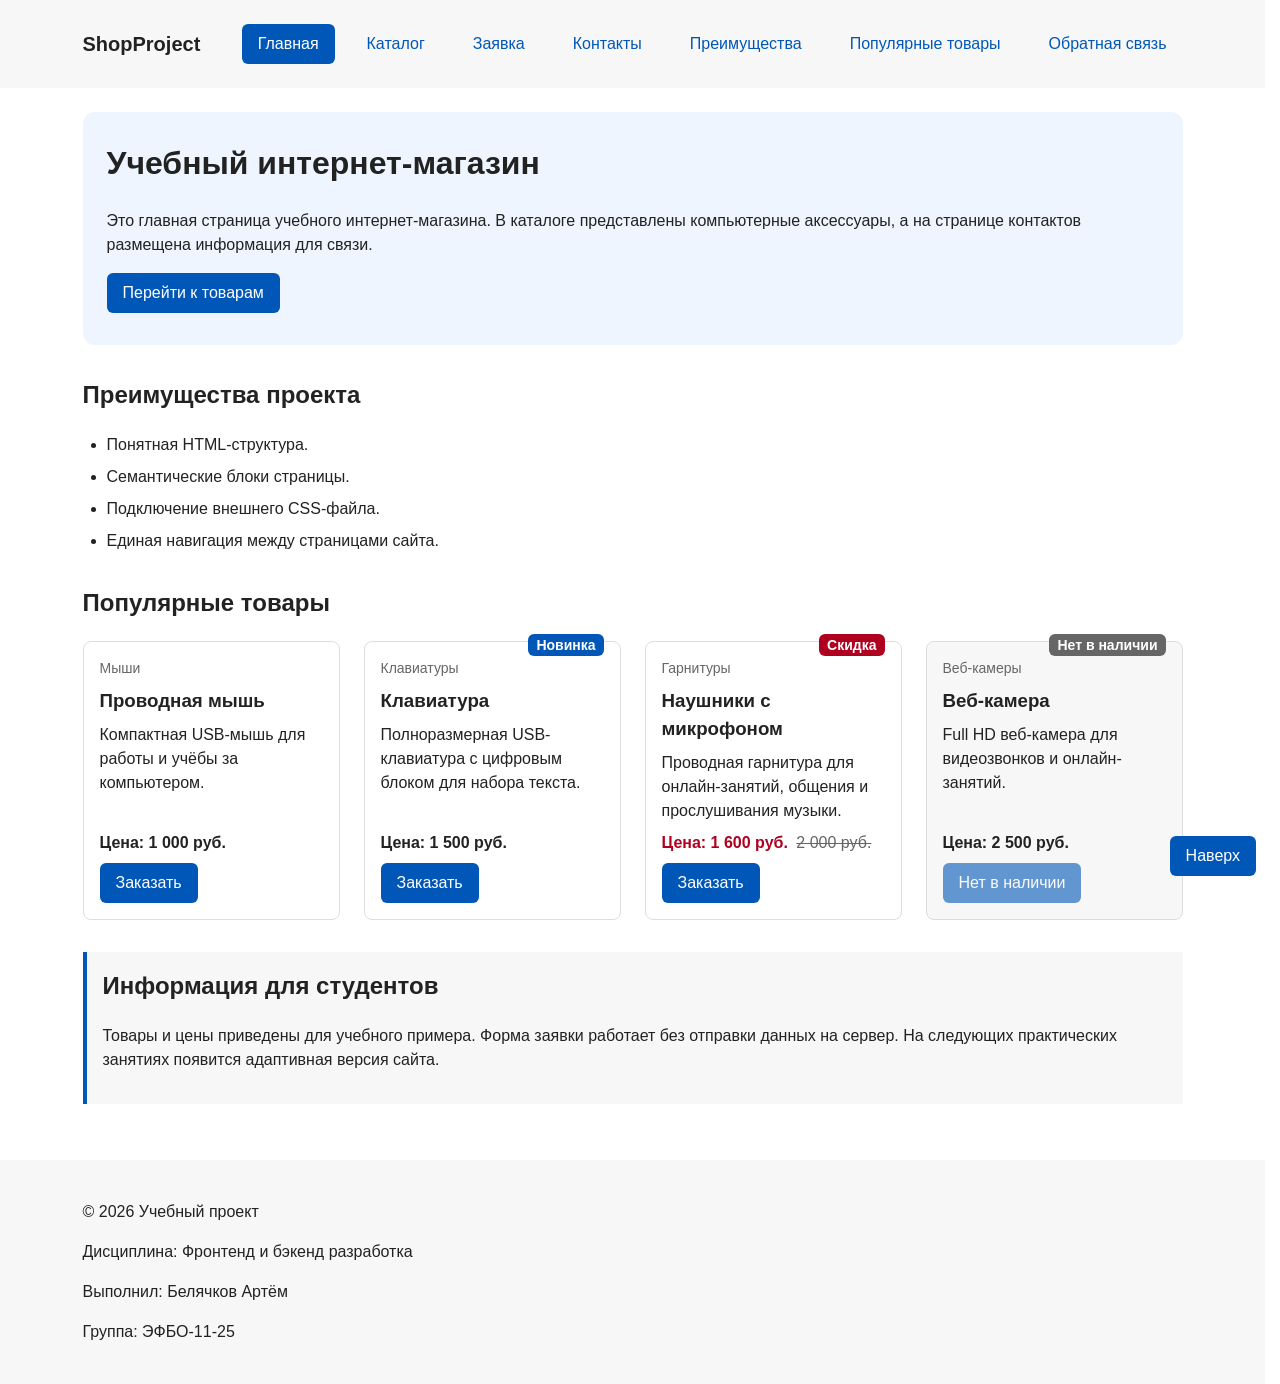
<file: index.html>
<!DOCTYPE html>
<html lang="ru">
<head>
  <meta charset="UTF-8">
  <meta name="viewport" content="width=device-width, initial-scale=1.0">
  <meta name="description" content="Учебный интернет-магазин ShopProject: популярные товары, преимущества проекта и форма заявки.">
  <title>ShopProject - Учебный интернет-магазин</title>
  <link rel="stylesheet" href="css/style.css">
  <script src="js/main.js" defer></script>
</head>
<body>
  <header class="site-header">
    <div class="site-header__inner">
      <a class="site-header__logo" href="index.html">ShopProject</a>

      <nav class="site-nav" aria-label="Основная навигация">
        <ul class="site-nav__list">
          <li class="site-nav__item"><a class="site-nav__link site-nav__link--active" href="index.html" aria-current="page">Главная</a></li>
          <li class="site-nav__item"><a class="site-nav__link" href="catalog.html">Каталог</a></li>
          <li class="site-nav__item"><a class="site-nav__link" href="order.html">Заявка</a></li>
          <li class="site-nav__item"><a class="site-nav__link" href="contacts.html">Контакты</a></li>
          <li class="site-nav__item"><a class="site-nav__link" href="index.html#advantages">Преимущества</a></li>
          <li class="site-nav__item"><a class="site-nav__link" href="index.html#popular">Популярные товары</a></li>
          <li class="site-nav__item"><a class="site-nav__link" href="index.html#contacts">Обратная связь</a></li>
        </ul>
      </nav>
    </div>
  </header>

  <main>
    <section class="hero">
      <h1 class="hero__title">Учебный интернет-магазин</h1>
      <p class="hero__text">
        Это главная страница учебного интернет-магазина.
        В каталоге представлены компьютерные аксессуары,
        а на странице контактов размещена информация для связи.
      </p>
      <a class="button button--primary" href="#popular">Перейти к товарам</a>
    </section>

    <section class="section" id="advantages">
      <h2 class="section__title">Преимущества проекта</h2>
      <ul class="advantages-list">
        <li class="advantages-list__item">Понятная HTML-структура.</li>
        <li class="advantages-list__item">Семантические блоки страницы.</li>
        <li class="advantages-list__item">Подключение внешнего CSS-файла.</li>
        <li class="advantages-list__item">Единая навигация между страницами сайта.</li>
      </ul>
    </section>

    <section class="section" id="popular">
      <h2 class="section__title">Популярные товары</h2>

      <div class="products-grid">
        <article class="product-card">
          <p class="product-card__category">Мыши</p>
          <h3 class="product-card__title"><a class="product-card__link" href="product-mouse.html">Проводная мышь</a></h3>
          <p class="product-card__description">Компактная USB-мышь для работы и учёбы за компьютером.</p>
          <p class="product-card__price">Цена: 1 000 руб.</p>
          <button class="button button--primary product-card__button" type="button" data-product="Проводная мышь">
            Заказать
          </button>
        </article>

        <article class="product-card product-card--new">
          <span class="product-card__badge">Новинка</span>
          <p class="product-card__category">Клавиатуры</p>
          <h3 class="product-card__title"><a class="product-card__link" href="product.html">Клавиатура</a></h3>
          <p class="product-card__description">Полноразмерная USB-клавиатура с цифровым блоком для набора текста.</p>
          <p class="product-card__price">Цена: 1 500 руб.</p>
          <button class="button button--primary product-card__button" type="button" data-product="Клавиатура">
            Заказать
          </button>
        </article>

        <article class="product-card product-card--discount">
          <span class="product-card__badge">Скидка</span>
          <p class="product-card__category">Гарнитуры</p>
          <h3 class="product-card__title"><a class="product-card__link" href="product-headset.html">Наушники с микрофоном</a></h3>
          <p class="product-card__description">Проводная гарнитура для онлайн-занятий, общения и прослушивания музыки.</p>
          <p class="product-card__price">Цена: 1 600 руб. <s class="product-card__old-price">2 000 руб.</s></p>
          <button class="button button--primary product-card__button" type="button" data-product="Наушники с микрофоном">
            Заказать
          </button>
        </article>

        <article class="product-card product-card--out-of-stock">
          <span class="product-card__badge">Нет в наличии</span>
          <p class="product-card__category">Веб-камеры</p>
          <h3 class="product-card__title"><a class="product-card__link" href="product-webcam.html">Веб-камера</a></h3>
          <p class="product-card__description">Full HD веб-камера для видеозвонков и онлайн-занятий.</p>
          <p class="product-card__price">Цена: 2 500 руб.</p>
          <button class="button button--primary product-card__button" type="button" disabled>
            Нет в наличии
          </button>
        </article>
      </div>
    </section>

    <aside class="aside-info">
      <h2 class="aside-info__title">Информация для студентов</h2>
      <p class="aside-info__text">
        Товары и цены приведены для учебного примера. Форма заявки работает
        без отправки данных на сервер. На следующих практических занятиях
        появится адаптивная версия сайта.
      </p>
    </aside>
  </main>

  <footer class="site-footer" id="contacts">
    <div class="site-footer__inner">
      <p>&copy; 2026 Учебный проект</p>
      <p>Дисциплина: Фронтенд и бэкенд разработка</p>
      <p>Выполнил: Белячков Артём</p>
      <p>Группа: ЭФБО-11-25</p>
    </div>
  </footer>

  <a class="button button--primary to-top" href="#top">Наверх</a>

  <dialog class="order-dialog" id="order-dialog" aria-labelledby="order-dialog-title">
    <h2 class="order-dialog__title" id="order-dialog-title">Оформление заявки</h2>
    <p class="order-dialog__product">Товар: <strong id="order-dialog-product"></strong></p>

    <form class="order-form" id="order-form" action="#" method="post" novalidate>
      <input id="selected-product" name="selected-product" type="hidden">
      <p class="order-form__note">Поля со звёздочкой (*) обязательны для заполнения.</p>

      <div class="order-form__field">
        <label class="order-form__label" for="order-name">Имя <span class="order-form__required" aria-hidden="true">*</span></label>
        <input
          class="order-form__input"
          id="order-name"
          aria-describedby="order-name-error"
          data-error="Введите имя: не меньше 2 символов."
          name="name"
          type="text"
          placeholder="Введите ваше имя"
          minlength="2"
          autocomplete="given-name"
          required
        >
        <span class="order-form__error" id="order-name-error"></span>
      </div>

      <div class="order-form__field">
        <label class="order-form__label" for="order-email">E-mail <span class="order-form__required" aria-hidden="true">*</span></label>
        <input
          class="order-form__input"
          id="order-email"
          aria-describedby="order-email-error"
          data-error="Введите e-mail в формате name@example.com."
          name="email"
          type="email"
          placeholder="example@mail.ru"
          autocomplete="email"
          required
        >
        <span class="order-form__error" id="order-email-error"></span>
      </div>

      <div class="order-form__field">
        <label class="order-form__label" for="order-phone">Телефон <span class="order-form__required" aria-hidden="true">*</span></label>
        <input
          class="order-form__input"
          id="order-phone"
          aria-describedby="order-phone-hint order-phone-error"
          data-error="Введите телефон в формате +7 (900) 000-00-00."
          name="phone"
          type="tel"
          inputmode="tel"
          autocomplete="tel"
          placeholder="+7 (900) 000-00-00"
          pattern="^\+7 \(\d{3}\) \d{3}-\d{2}-\d{2}$"
          required
        >
        <small class="order-form__hint" id="order-phone-hint">Формат: +7 (900) 000-00-00</small>
        <span class="order-form__error" id="order-phone-error"></span>
      </div>

      <div class="order-form__field">
        <label class="order-form__label" for="order-date">Дата связи</label>
        <input
          class="order-form__input"
          id="order-date"
          name="date"
          type="date"
        >
      </div>

      <div class="order-form__field">
        <label class="order-form__label" for="order-topic">Тема заявки <span class="order-form__required" aria-hidden="true">*</span></label>
        <select class="order-form__select" id="order-topic" aria-describedby="order-topic-error" data-error="Выберите тему заявки." name="topic" required>
          <option value="">Выберите тему</option>
          <option value="product">Заказ товара</option>
          <option value="consultation">Консультация</option>
          <option value="delivery">Доставка</option>
        </select>
        <span class="order-form__error" id="order-topic-error"></span>
      </div>

      <div class="order-form__field">
        <label class="order-form__label" for="order-comment">Комментарий</label>
        <textarea
          class="order-form__textarea"
          id="order-comment"
          name="comment"
          rows="4"
          placeholder="Укажите дополнительную информацию"
        ></textarea>
      </div>

      <div class="order-form__field order-form__field--checkbox">
        <label class="order-form__label">
          <input
            class="order-form__checkbox"
            id="order-agreement"
            aria-describedby="order-agreement-error"
            data-error="Подтвердите согласие на обработку данных."
            name="agreement"
            type="checkbox"
            required
          >
          Я согласен на обработку данных <span class="order-form__required" aria-hidden="true">*</span>
        </label>
        <span class="order-form__error" id="order-agreement-error"></span>
      </div>

      <div class="order-form__actions">
        <button class="button button--secondary" type="button" id="close-order-dialog">Закрыть</button>
        <button class="button button--primary" type="submit">Отправить заявку</button>
      </div>
    </form>

    <div class="order-dialog__success" id="order-dialog-success" hidden>
      <p class="success-message" id="success-message" role="status" tabindex="-1">
        Заявка отправлена! Мы свяжемся с вами в течение рабочего дня.
      </p>
      <button class="button button--primary" type="button" id="order-dialog-done">Готово</button>
    </div>
  </dialog>
</body>
</html>
</file>
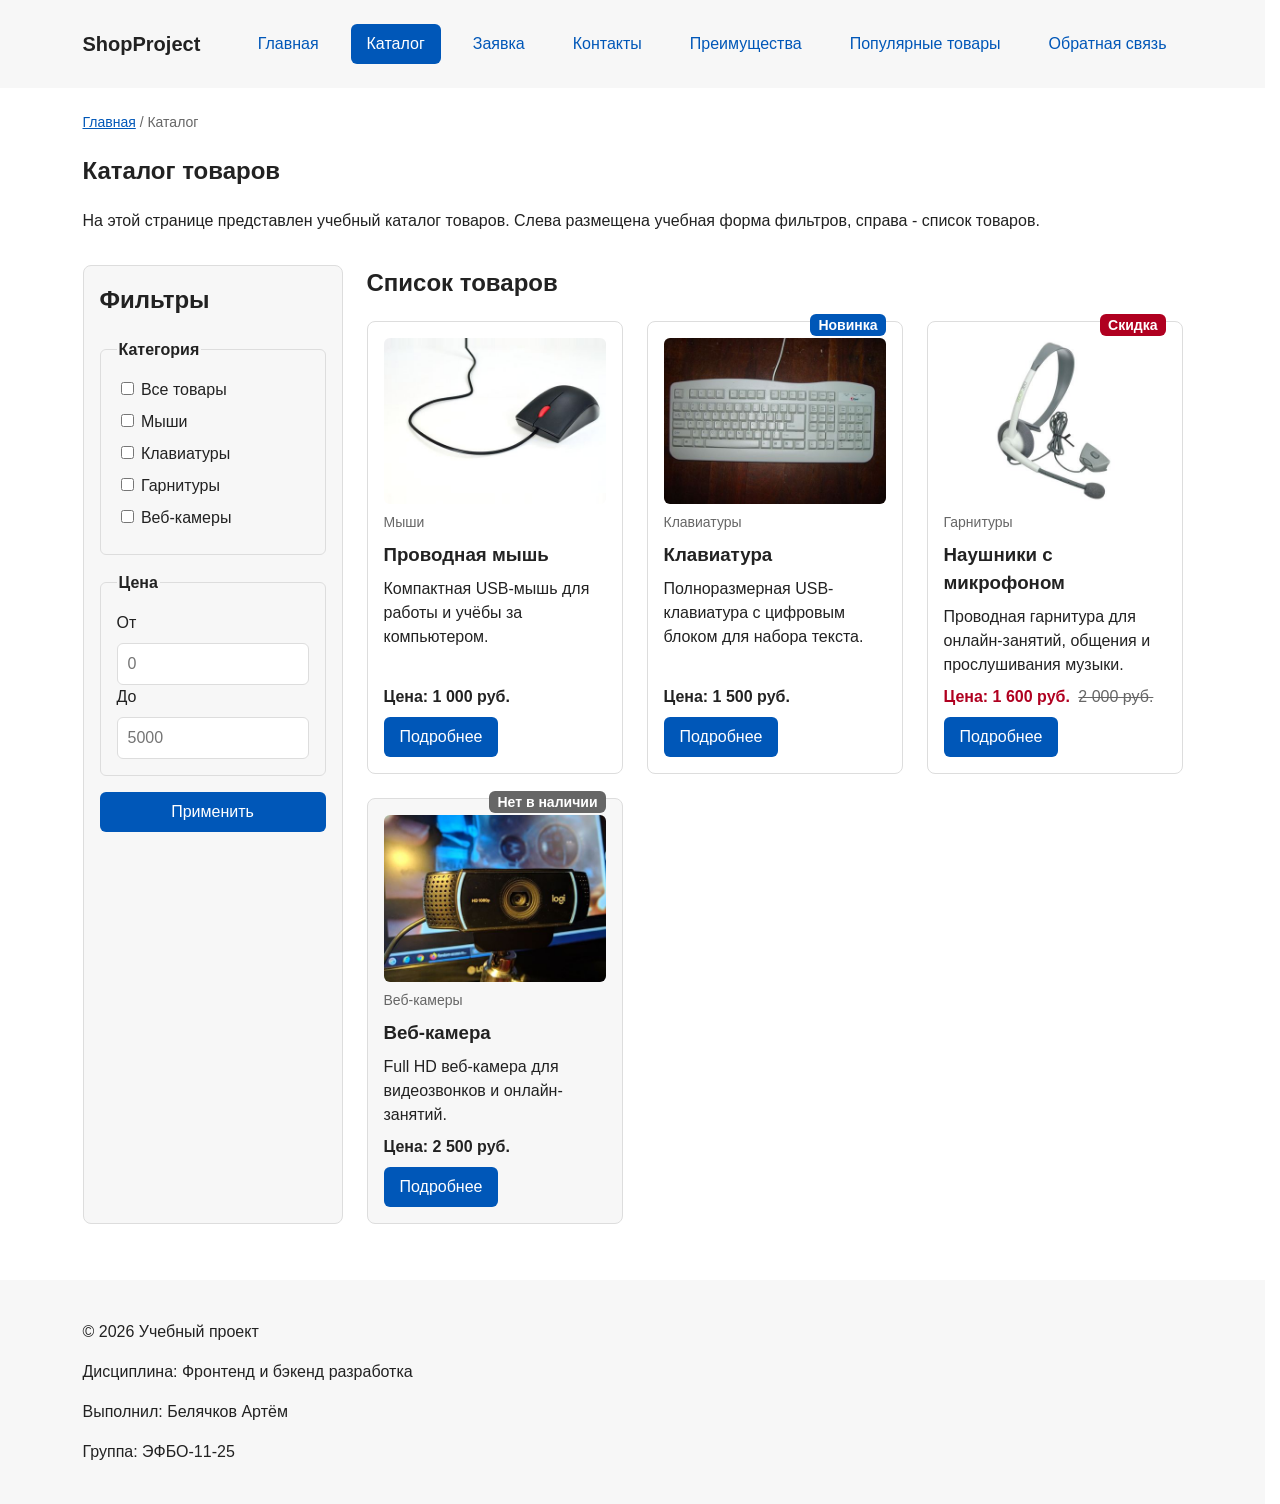
<file: catalog.html>
<!DOCTYPE html>
<html lang="ru">
<head>
  <meta charset="UTF-8">
  <meta name="viewport" content="width=device-width, initial-scale=1.0">
  <meta name="description" content="Каталог компьютерных аксессуаров учебного интернет-магазина ShopProject.">
  <title>Каталог товаров - Учебный интернет-магазин</title>
  <link rel="stylesheet" href="css/style.css">
</head>
<body>
  <header class="site-header">
    <div class="site-header__inner">
      <a class="site-header__logo" href="index.html">ShopProject</a>

      <nav class="site-nav" aria-label="Основная навигация">
        <ul class="site-nav__list">
          <li class="site-nav__item"><a class="site-nav__link" href="index.html">Главная</a></li>
          <li class="site-nav__item"><a class="site-nav__link site-nav__link--active" href="catalog.html" aria-current="page">Каталог</a></li>
          <li class="site-nav__item"><a class="site-nav__link" href="order.html">Заявка</a></li>
          <li class="site-nav__item"><a class="site-nav__link" href="contacts.html">Контакты</a></li>
          <li class="site-nav__item"><a class="site-nav__link" href="index.html#advantages">Преимущества</a></li>
          <li class="site-nav__item"><a class="site-nav__link" href="index.html#popular">Популярные товары</a></li>
          <li class="site-nav__item"><a class="site-nav__link" href="index.html#contacts">Обратная связь</a></li>
        </ul>
      </nav>
    </div>
  </header>

  <main>
    <nav class="breadcrumbs" aria-label="Хлебные крошки">
      <a class="breadcrumbs__link" href="index.html">Главная</a>
      <span class="breadcrumbs__current" aria-current="page">Каталог</span>
    </nav>

    <section class="section">
      <h1>Каталог товаров</h1>
      <p>
        На этой странице представлен учебный каталог товаров.
        Слева размещена учебная форма фильтров, справа - список товаров.
      </p>
    </section>

    <section class="catalog-layout" aria-label="Каталог с фильтрами">
      <aside class="catalog-filters catalog-layout__filters">
        <h2 class="catalog-filters__title">Фильтры</h2>
        <form class="filters-form" action="#" method="get">
          <fieldset class="filters-form__group">
            <legend class="filters-form__legend">Категория</legend>
            <label class="filters-form__label">
              <input type="checkbox" name="category" value="all">
              Все товары
            </label>
            <label class="filters-form__label">
              <input type="checkbox" name="category" value="mice">
              Мыши
            </label>
            <label class="filters-form__label">
              <input type="checkbox" name="category" value="keyboards">
              Клавиатуры
            </label>
            <label class="filters-form__label">
              <input type="checkbox" name="category" value="headsets">
              Гарнитуры
            </label>
            <label class="filters-form__label">
              <input type="checkbox" name="category" value="webcams">
              Веб-камеры
            </label>
          </fieldset>

          <fieldset class="filters-form__group">
            <legend class="filters-form__legend">Цена</legend>
            <label class="filters-form__label" for="price-from">От</label>
            <input class="filters-form__input" id="price-from" name="price-from" type="number" min="0" placeholder="0">
            <label class="filters-form__label" for="price-to">До</label>
            <input class="filters-form__input" id="price-to" name="price-to" type="number" min="0" placeholder="5000">
          </fieldset>

          <button class="button button--primary" type="submit">Применить</button>
        </form>
      </aside>

      <section class="catalog-layout__products">
        <h2 class="catalog-layout__title">Список товаров</h2>
        <div class="products-grid">
          <article class="product-card">
            <img class="product-card__image" src="images/mouse-small.jpg" alt="Чёрная проводная мышь" width="480" height="360" loading="lazy">
            <p class="product-card__category">Мыши</p>
            <h3 class="product-card__title">Проводная мышь</h3>
            <p class="product-card__description">Компактная USB-мышь для работы и учёбы за компьютером.</p>
            <p class="product-card__price">Цена: 1 000 руб.</p>
            <a class="button button--primary product-card__button" href="product-mouse.html">Подробнее</a>
          </article>

          <article class="product-card product-card--new">
            <img class="product-card__image" src="images/keyboard-small.jpg" alt="Белая клавиатура с цифровым блоком" width="480" height="360" loading="lazy">
            <span class="product-card__badge">Новинка</span>
            <p class="product-card__category">Клавиатуры</p>
            <h3 class="product-card__title">Клавиатура</h3>
            <p class="product-card__description">Полноразмерная USB-клавиатура с цифровым блоком для набора текста.</p>
            <p class="product-card__price">Цена: 1 500 руб.</p>
            <a class="button button--primary product-card__button" href="product.html">Подробнее</a>
          </article>

          <article class="product-card product-card--discount">
            <img class="product-card__image" src="images/headset-small.jpg" alt="Белая гарнитура с микрофоном" width="480" height="360" loading="lazy">
            <span class="product-card__badge">Скидка</span>
            <p class="product-card__category">Гарнитуры</p>
            <h3 class="product-card__title">Наушники с микрофоном</h3>
            <p class="product-card__description">Проводная гарнитура для онлайн-занятий, общения и прослушивания музыки.</p>
            <p class="product-card__price">Цена: 1 600 руб. <s class="product-card__old-price">2 000 руб.</s></p>
            <a class="button button--primary product-card__button" href="product-headset.html">Подробнее</a>
          </article>

          <article class="product-card product-card--out-of-stock">
            <img class="product-card__image" src="images/webcam-small.jpg" alt="Чёрная веб-камера на мониторе" width="480" height="360" loading="lazy">
            <span class="product-card__badge">Нет в наличии</span>
            <p class="product-card__category">Веб-камеры</p>
            <h3 class="product-card__title">Веб-камера</h3>
            <p class="product-card__description">Full HD веб-камера для видеозвонков и онлайн-занятий.</p>
            <p class="product-card__price">Цена: 2 500 руб.</p>
            <a class="button button--primary product-card__button" href="product-webcam.html">Подробнее</a>
          </article>
        </div>
      </section>
    </section>
  </main>

  <footer class="site-footer" id="contacts">
    <div class="site-footer__inner">
      <p>&copy; 2026 Учебный проект</p>
      <p>Дисциплина: Фронтенд и бэкенд разработка</p>
      <p>Выполнил: Белячков Артём</p>
      <p>Группа: ЭФБО-11-25</p>
    </div>
  </footer>
</body>
</html>
</file>
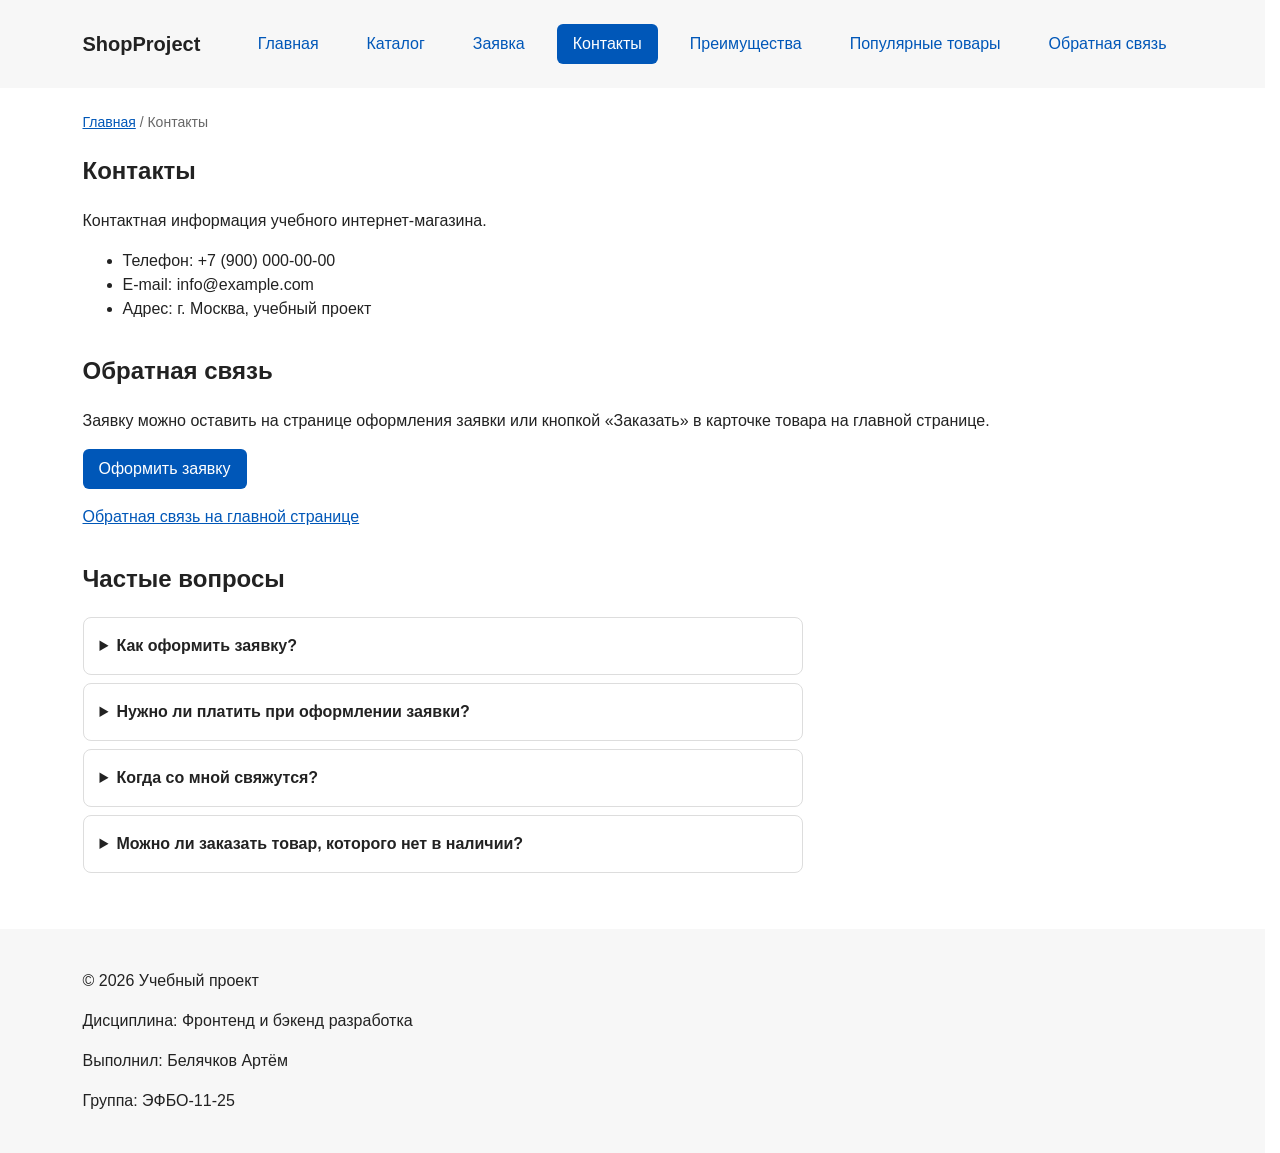
<file: contacts.html>
<!DOCTYPE html>
<html lang="ru">
<head>
  <meta charset="UTF-8">
  <meta name="viewport" content="width=device-width, initial-scale=1.0">
  <meta name="description" content="Контактная информация и обратная связь учебного интернет-магазина ShopProject.">
  <title>Контакты - Учебный интернет-магазин</title>
  <link rel="stylesheet" href="css/style.css">
</head>
<body>
  <header class="site-header">
    <div class="site-header__inner">
      <a class="site-header__logo" href="index.html">ShopProject</a>

      <nav class="site-nav" aria-label="Основная навигация">
        <ul class="site-nav__list">
          <li class="site-nav__item"><a class="site-nav__link" href="index.html">Главная</a></li>
          <li class="site-nav__item"><a class="site-nav__link" href="catalog.html">Каталог</a></li>
          <li class="site-nav__item"><a class="site-nav__link" href="order.html">Заявка</a></li>
          <li class="site-nav__item"><a class="site-nav__link site-nav__link--active" href="contacts.html" aria-current="page">Контакты</a></li>
          <li class="site-nav__item"><a class="site-nav__link" href="index.html#advantages">Преимущества</a></li>
          <li class="site-nav__item"><a class="site-nav__link" href="index.html#popular">Популярные товары</a></li>
          <li class="site-nav__item"><a class="site-nav__link" href="index.html#contacts">Обратная связь</a></li>
        </ul>
      </nav>
    </div>
  </header>

  <main>
    <nav class="breadcrumbs" aria-label="Хлебные крошки">
      <a class="breadcrumbs__link" href="index.html">Главная</a>
      <span class="breadcrumbs__current" aria-current="page">Контакты</span>
    </nav>

    <section class="section">
      <h1>Контакты</h1>
      <p>Контактная информация учебного интернет-магазина.</p>
      <ul>
        <li>Телефон: +7 (900) 000-00-00</li>
        <li>E-mail: info@example.com</li>
        <li>Адрес: г. Москва, учебный проект</li>
      </ul>
    </section>

    <section class="section" id="feedback">
      <h2 class="section__title">Обратная связь</h2>
      <p>
        Заявку можно оставить на странице оформления заявки
        или кнопкой «Заказать» в карточке товара на главной странице.
      </p>
      <a class="button button--primary" href="order.html">Оформить заявку</a>
      <p><a href="index.html#contacts">Обратная связь на главной странице</a></p>
    </section>

    <section class="section" id="faq">
      <h2 class="section__title">Частые вопросы</h2>
      <div class="faq">
        <details class="faq__item">
          <summary class="faq__question">Как оформить заявку?</summary>
          <p class="faq__answer">
            Нажмите «Заказать» в карточке товара на главной странице
            или заполните форму на странице «Заявка».
          </p>
        </details>
        <details class="faq__item">
          <summary class="faq__question">Нужно ли платить при оформлении заявки?</summary>
          <p class="faq__answer">
            Нет. Заявка ни к чему не обязывает: мы свяжемся с вами,
            уточним детали и подтвердим заказ.
          </p>
        </details>
        <details class="faq__item">
          <summary class="faq__question">Когда со мной свяжутся?</summary>
          <p class="faq__answer">
            В течение рабочего дня по телефону или e-mail, указанным в заявке.
          </p>
        </details>
        <details class="faq__item">
          <summary class="faq__question">Можно ли заказать товар, которого нет в наличии?</summary>
          <p class="faq__answer">
            Пока нет: у такого товара кнопка заказа отключена.
            Когда товар появится, кнопка снова станет активной.
          </p>
        </details>
      </div>
    </section>
  </main>

  <footer class="site-footer" id="contacts">
    <div class="site-footer__inner">
      <p>&copy; 2026 Учебный проект</p>
      <p>Дисциплина: Фронтенд и бэкенд разработка</p>
      <p>Выполнил: Белячков Артём</p>
      <p>Группа: ЭФБО-11-25</p>
    </div>
  </footer>
</body>
</html>
</file>
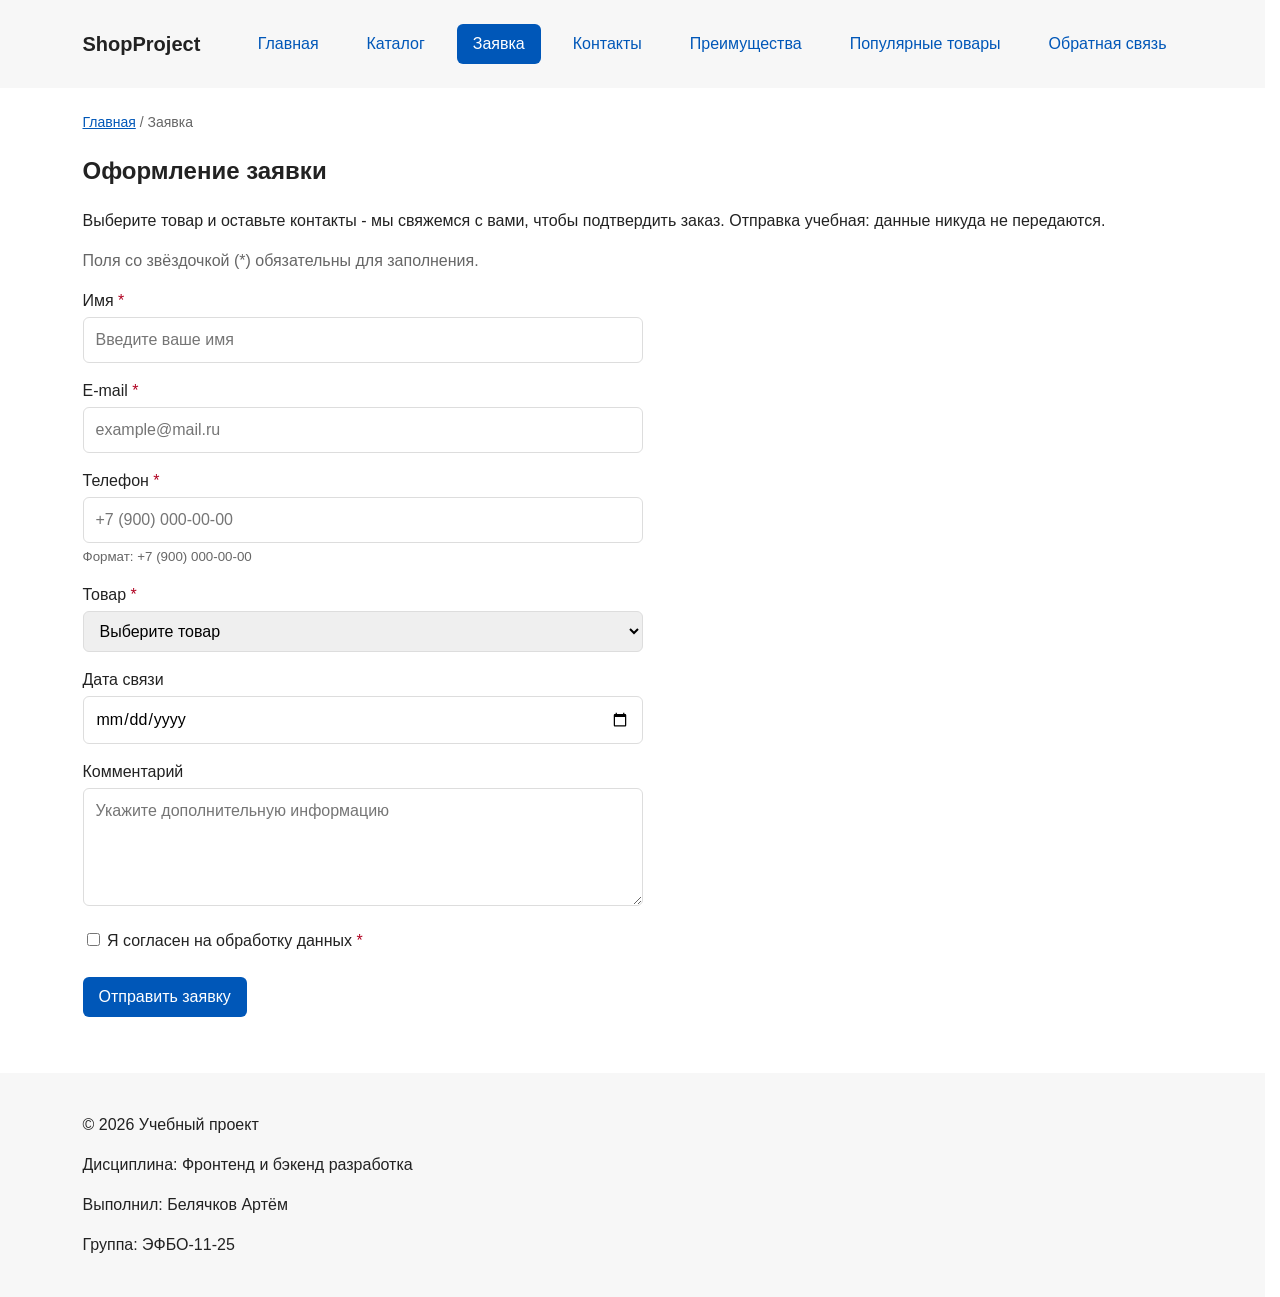
<file: order.html>
<!DOCTYPE html>
<html lang="ru">
<head>
  <meta charset="UTF-8">
  <meta name="viewport" content="width=device-width, initial-scale=1.0">
  <meta name="description" content="Оформление заявки на товар в учебном интернет-магазине ShopProject.">
  <title>Оформление заявки - Учебный интернет-магазин</title>
  <link rel="stylesheet" href="css/style.css">
  <script src="js/main.js" defer></script>
</head>
<body>
  <header class="site-header">
    <div class="site-header__inner">
      <a class="site-header__logo" href="index.html">ShopProject</a>

      <nav class="site-nav" aria-label="Основная навигация">
        <ul class="site-nav__list">
          <li class="site-nav__item"><a class="site-nav__link" href="index.html">Главная</a></li>
          <li class="site-nav__item"><a class="site-nav__link" href="catalog.html">Каталог</a></li>
          <li class="site-nav__item"><a class="site-nav__link site-nav__link--active" href="order.html" aria-current="page">Заявка</a></li>
          <li class="site-nav__item"><a class="site-nav__link" href="contacts.html">Контакты</a></li>
          <li class="site-nav__item"><a class="site-nav__link" href="index.html#advantages">Преимущества</a></li>
          <li class="site-nav__item"><a class="site-nav__link" href="index.html#popular">Популярные товары</a></li>
          <li class="site-nav__item"><a class="site-nav__link" href="index.html#contacts">Обратная связь</a></li>
        </ul>
      </nav>
    </div>
  </header>

  <main>
    <nav class="breadcrumbs" aria-label="Хлебные крошки">
      <a class="breadcrumbs__link" href="index.html">Главная</a>
      <span class="breadcrumbs__current" aria-current="page">Заявка</span>
    </nav>

    <section class="section">
      <h1>Оформление заявки</h1>
      <p>
        Выберите товар и оставьте контакты - мы свяжемся с вами, чтобы подтвердить заказ.
        Отправка учебная: данные никуда не передаются.
      </p>

      <form class="order-form" id="order-form" action="#" method="post" novalidate>
      <p class="order-form__note">Поля со звёздочкой (*) обязательны для заполнения.</p>
        <div class="order-form__field">
          <label class="order-form__label" for="order-name">Имя <span class="order-form__required" aria-hidden="true">*</span></label>
          <input
            class="order-form__input"
            id="order-name"
            aria-describedby="order-name-error"
            data-error="Введите имя: не меньше 2 символов."
            name="name"
            type="text"
            placeholder="Введите ваше имя"
            minlength="2"
            autocomplete="given-name"
            required
          >
          <span class="order-form__error" id="order-name-error"></span>
        </div>

        <div class="order-form__field">
          <label class="order-form__label" for="order-email">E-mail <span class="order-form__required" aria-hidden="true">*</span></label>
          <input
            class="order-form__input"
            id="order-email"
            aria-describedby="order-email-error"
            data-error="Введите e-mail в формате name@example.com."
            name="email"
            type="email"
            placeholder="example@mail.ru"
            autocomplete="email"
            required
          >
          <span class="order-form__error" id="order-email-error"></span>
        </div>

        <div class="order-form__field">
          <label class="order-form__label" for="order-phone">Телефон <span class="order-form__required" aria-hidden="true">*</span></label>
          <input
            class="order-form__input"
            id="order-phone"
            aria-describedby="order-phone-hint order-phone-error"
            data-error="Введите телефон в формате +7 (900) 000-00-00."
            name="phone"
            type="tel"
            inputmode="tel"
            autocomplete="tel"
            placeholder="+7 (900) 000-00-00"
            pattern="^\+7 \(\d{3}\) \d{3}-\d{2}-\d{2}$"
            required
          >
          <small class="order-form__hint" id="order-phone-hint">Формат: +7 (900) 000-00-00</small>
          <span class="order-form__error" id="order-phone-error"></span>
        </div>

        <div class="order-form__field">
          <label class="order-form__label" for="order-product">Товар <span class="order-form__required" aria-hidden="true">*</span></label>
          <select class="order-form__select" id="order-product" aria-describedby="order-product-error" data-error="Выберите товар." name="product" required>
            <option value="">Выберите товар</option>
            <option value="mouse">Проводная мышь</option>
            <option value="keyboard">Клавиатура</option>
            <option value="headset">Наушники с микрофоном</option>
            <option value="webcam" disabled>Веб-камера (нет в наличии)</option>
          </select>
          <span class="order-form__error" id="order-product-error"></span>
        </div>

        <div class="order-form__field">
          <label class="order-form__label" for="order-date">Дата связи</label>
          <input
            class="order-form__input"
            id="order-date"
            name="date"
            type="date"
          >
        </div>

        <div class="order-form__field">
          <label class="order-form__label" for="order-comment">Комментарий</label>
          <textarea
            class="order-form__textarea"
            id="order-comment"
            name="comment"
            rows="4"
            placeholder="Укажите дополнительную информацию"
          ></textarea>
        </div>

        <div class="order-form__field order-form__field--checkbox">
          <label class="order-form__label">
            <input
              class="order-form__checkbox"
              id="order-agreement"
              aria-describedby="order-agreement-error"
              data-error="Подтвердите согласие на обработку данных."
              name="agreement"
              type="checkbox"
              required
            >
            Я согласен на обработку данных <span class="order-form__required" aria-hidden="true">*</span>
          </label>
          <span class="order-form__error" id="order-agreement-error"></span>
        </div>

        <div class="order-form__actions">
          <button class="button button--primary" type="submit">Отправить заявку</button>
        </div>

        <p class="success-message" id="success-message" role="status" tabindex="-1" hidden>
          Форма успешно отправлена!
        </p>
      </form>
    </section>
  </main>

  <footer class="site-footer" id="contacts">
    <div class="site-footer__inner">
      <p>&copy; 2026 Учебный проект</p>
      <p>Дисциплина: Фронтенд и бэкенд разработка</p>
      <p>Выполнил: Белячков Артём</p>
      <p>Группа: ЭФБО-11-25</p>
    </div>
  </footer>
</body>
</html>
</file>
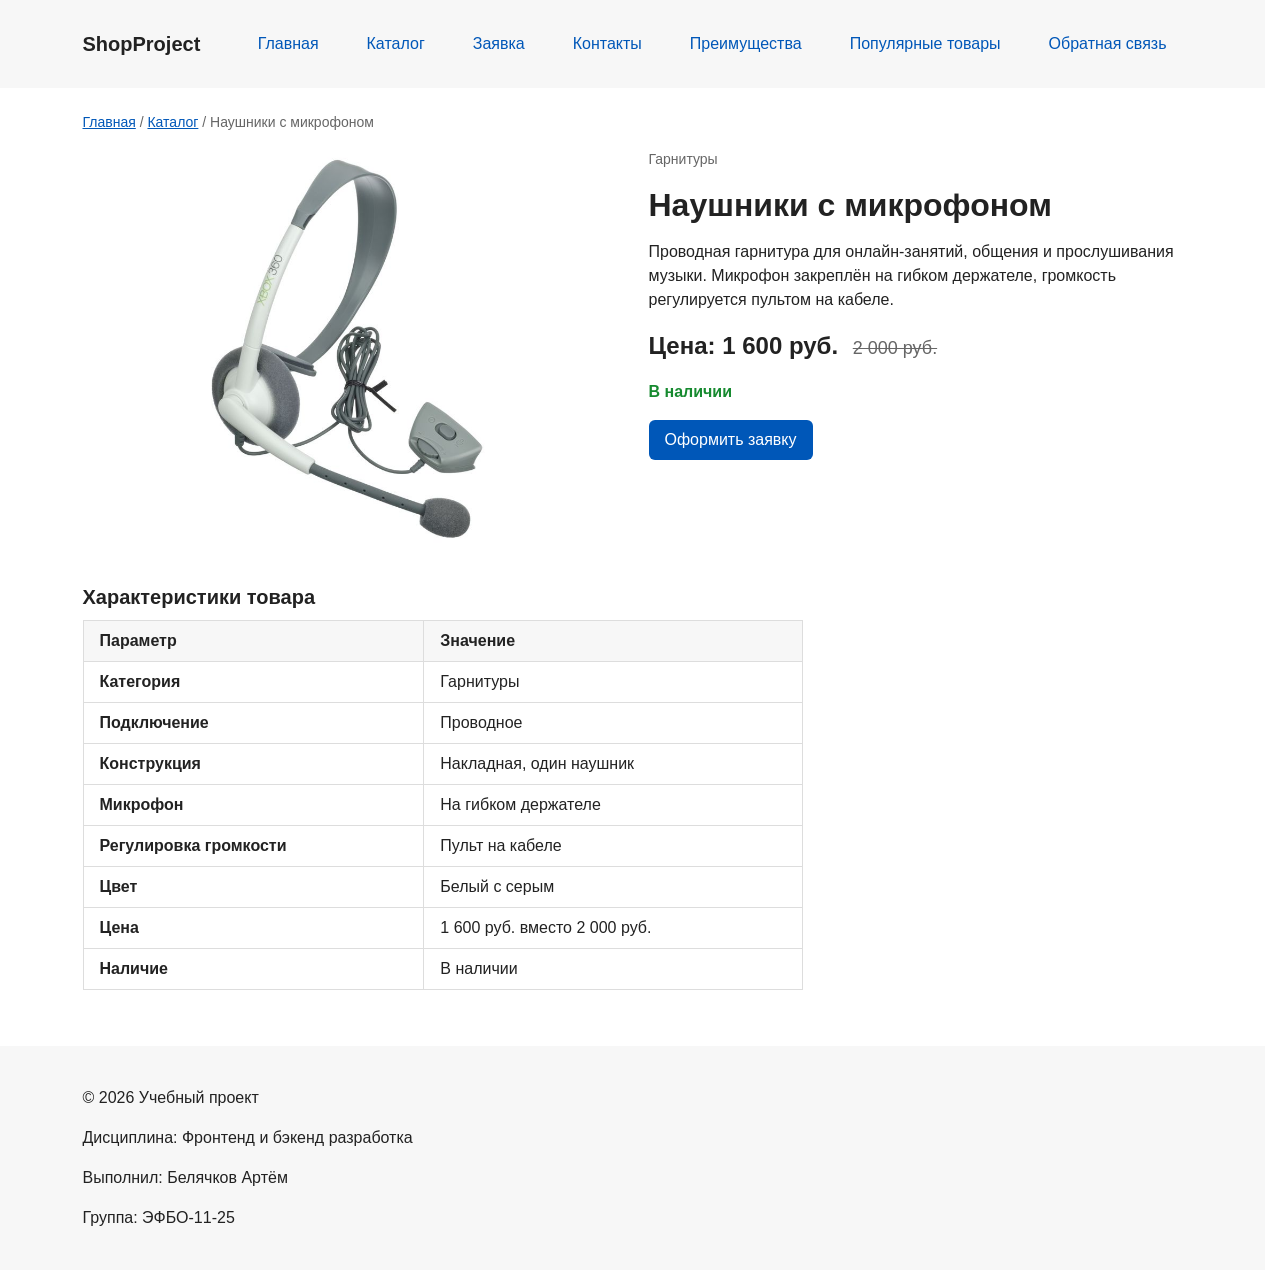
<file: product-headset.html>
<!DOCTYPE html>
<html lang="ru">
<head>
  <meta charset="UTF-8">
  <meta name="viewport" content="width=device-width, initial-scale=1.0">
  <meta name="description" content="Наушники с микрофоном: фото, описание, характеристики и цена со скидкой в учебном интернет-магазине ShopProject.">
  <title>Наушники с микрофоном - Учебный интернет-магазин</title>
  <link rel="stylesheet" href="css/style.css">
</head>
<body>
  <header class="site-header">
    <div class="site-header__inner">
      <a class="site-header__logo" href="index.html">ShopProject</a>

      <nav class="site-nav" aria-label="Основная навигация">
        <ul class="site-nav__list">
          <li class="site-nav__item"><a class="site-nav__link" href="index.html">Главная</a></li>
          <li class="site-nav__item"><a class="site-nav__link" href="catalog.html">Каталог</a></li>
          <li class="site-nav__item"><a class="site-nav__link" href="order.html">Заявка</a></li>
          <li class="site-nav__item"><a class="site-nav__link" href="contacts.html">Контакты</a></li>
          <li class="site-nav__item"><a class="site-nav__link" href="index.html#advantages">Преимущества</a></li>
          <li class="site-nav__item"><a class="site-nav__link" href="index.html#popular">Популярные товары</a></li>
          <li class="site-nav__item"><a class="site-nav__link" href="index.html#contacts">Обратная связь</a></li>
        </ul>
      </nav>
    </div>
  </header>

  <main>
    <nav class="breadcrumbs" aria-label="Хлебные крошки">
      <a class="breadcrumbs__link" href="index.html">Главная</a>
      <a class="breadcrumbs__link" href="catalog.html">Каталог</a>
      <span class="breadcrumbs__current" aria-current="page">Наушники с микрофоном</span>
    </nav>

    <article class="product-details">
      <img
        class="product-details__image"
        src="images/headset.jpg"
        alt="Белая гарнитура с наушником, микрофоном на держателе и пультом на кабеле"
        width="1000"
        height="750"
      >

      <div class="product-details__info">
        <p class="product-details__category">Гарнитуры</p>
        <h1 class="product-details__title">Наушники с микрофоном</h1>
        <p class="product-details__description">
          Проводная гарнитура для онлайн-занятий, общения и прослушивания музыки.
          Микрофон закреплён на гибком держателе,
          громкость регулируется пультом на кабеле.
        </p>
        <p class="product-details__price">Цена: 1 600 руб. <s class="product-details__old-price">2 000 руб.</s></p>
        <p class="product-details__stock">В наличии</p>
        <a class="button button--primary" href="order.html">Оформить заявку</a>
      </div>

      <table class="product-table product-details__specs">
        <caption class="product-table__caption">Характеристики товара</caption>
        <thead>
          <tr>
            <th class="product-table__cell product-table__cell--head" scope="col">Параметр</th>
            <th class="product-table__cell product-table__cell--head" scope="col">Значение</th>
          </tr>
        </thead>
        <tbody>
          <tr>
            <th class="product-table__cell" scope="row">Категория</th>
            <td class="product-table__cell">Гарнитуры</td>
          </tr>
          <tr>
            <th class="product-table__cell" scope="row">Подключение</th>
            <td class="product-table__cell">Проводное</td>
          </tr>
          <tr>
            <th class="product-table__cell" scope="row">Конструкция</th>
            <td class="product-table__cell">Накладная, один наушник</td>
          </tr>
          <tr>
            <th class="product-table__cell" scope="row">Микрофон</th>
            <td class="product-table__cell">На гибком держателе</td>
          </tr>
          <tr>
            <th class="product-table__cell" scope="row">Регулировка громкости</th>
            <td class="product-table__cell">Пульт на кабеле</td>
          </tr>
          <tr>
            <th class="product-table__cell" scope="row">Цвет</th>
            <td class="product-table__cell">Белый с серым</td>
          </tr>
          <tr>
            <th class="product-table__cell" scope="row">Цена</th>
            <td class="product-table__cell">1 600 руб. вместо 2 000 руб.</td>
          </tr>
          <tr>
            <th class="product-table__cell" scope="row">Наличие</th>
            <td class="product-table__cell">В наличии</td>
          </tr>
        </tbody>
      </table>
    </article>
  </main>

  <footer class="site-footer" id="contacts">
    <div class="site-footer__inner">
      <p>&copy; 2026 Учебный проект</p>
      <p>Дисциплина: Фронтенд и бэкенд разработка</p>
      <p>Выполнил: Белячков Артём</p>
      <p>Группа: ЭФБО-11-25</p>
    </div>
  </footer>
</body>
</html>
</file>
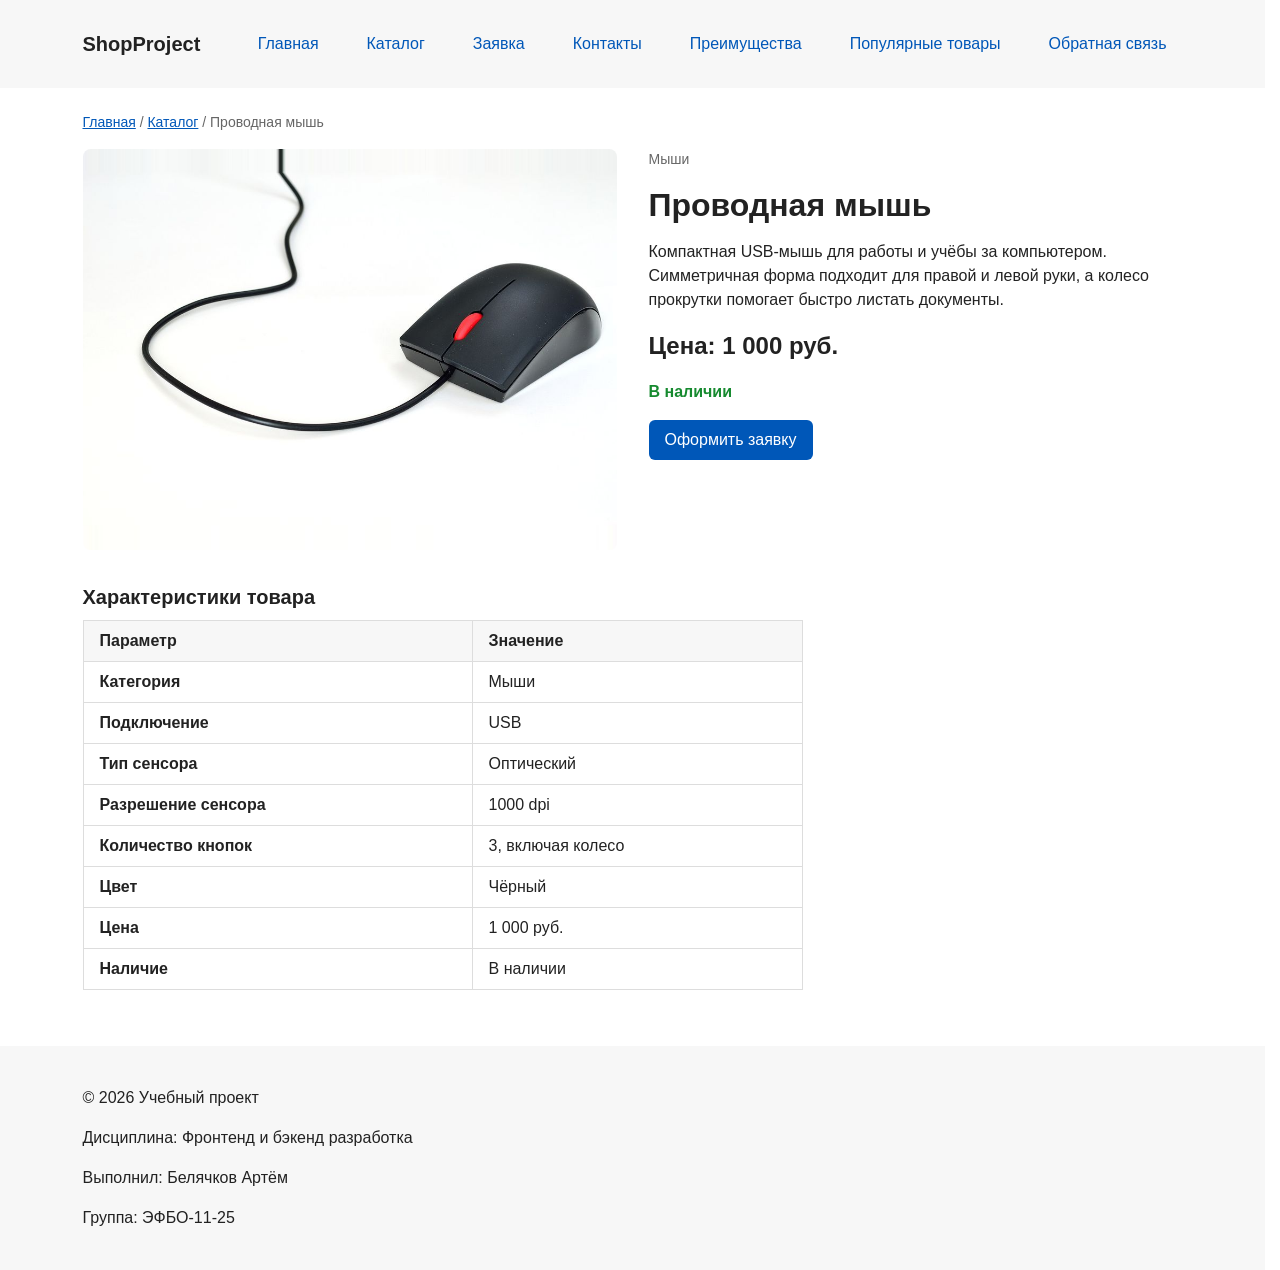
<file: product-mouse.html>
<!DOCTYPE html>
<html lang="ru">
<head>
  <meta charset="UTF-8">
  <meta name="viewport" content="width=device-width, initial-scale=1.0">
  <meta name="description" content="Проводная мышь: фото, описание, характеристики и цена в учебном интернет-магазине ShopProject.">
  <title>Проводная мышь - Учебный интернет-магазин</title>
  <link rel="stylesheet" href="css/style.css">
</head>
<body>
  <header class="site-header">
    <div class="site-header__inner">
      <a class="site-header__logo" href="index.html">ShopProject</a>

      <nav class="site-nav" aria-label="Основная навигация">
        <ul class="site-nav__list">
          <li class="site-nav__item"><a class="site-nav__link" href="index.html">Главная</a></li>
          <li class="site-nav__item"><a class="site-nav__link" href="catalog.html">Каталог</a></li>
          <li class="site-nav__item"><a class="site-nav__link" href="order.html">Заявка</a></li>
          <li class="site-nav__item"><a class="site-nav__link" href="contacts.html">Контакты</a></li>
          <li class="site-nav__item"><a class="site-nav__link" href="index.html#advantages">Преимущества</a></li>
          <li class="site-nav__item"><a class="site-nav__link" href="index.html#popular">Популярные товары</a></li>
          <li class="site-nav__item"><a class="site-nav__link" href="index.html#contacts">Обратная связь</a></li>
        </ul>
      </nav>
    </div>
  </header>

  <main>
    <nav class="breadcrumbs" aria-label="Хлебные крошки">
      <a class="breadcrumbs__link" href="index.html">Главная</a>
      <a class="breadcrumbs__link" href="catalog.html">Каталог</a>
      <span class="breadcrumbs__current" aria-current="page">Проводная мышь</span>
    </nav>

    <article class="product-details">
      <img
        class="product-details__image"
        src="images/mouse.jpg"
        alt="Чёрная проводная компьютерная мышь с красным колесом прокрутки"
        width="1000"
        height="750"
      >

      <div class="product-details__info">
        <p class="product-details__category">Мыши</p>
        <h1 class="product-details__title">Проводная мышь</h1>
        <p class="product-details__description">
          Компактная USB-мышь для работы и учёбы за компьютером.
          Симметричная форма подходит для правой и левой руки,
          а колесо прокрутки помогает быстро листать документы.
        </p>
        <p class="product-details__price">Цена: 1 000 руб.</p>
        <p class="product-details__stock">В наличии</p>
        <a class="button button--primary" href="order.html">Оформить заявку</a>
      </div>

      <table class="product-table product-details__specs">
        <caption class="product-table__caption">Характеристики товара</caption>
        <thead>
          <tr>
            <th class="product-table__cell product-table__cell--head" scope="col">Параметр</th>
            <th class="product-table__cell product-table__cell--head" scope="col">Значение</th>
          </tr>
        </thead>
        <tbody>
          <tr>
            <th class="product-table__cell" scope="row">Категория</th>
            <td class="product-table__cell">Мыши</td>
          </tr>
          <tr>
            <th class="product-table__cell" scope="row">Подключение</th>
            <td class="product-table__cell">USB</td>
          </tr>
          <tr>
            <th class="product-table__cell" scope="row">Тип сенсора</th>
            <td class="product-table__cell">Оптический</td>
          </tr>
          <tr>
            <th class="product-table__cell" scope="row">Разрешение сенсора</th>
            <td class="product-table__cell">1000 dpi</td>
          </tr>
          <tr>
            <th class="product-table__cell" scope="row">Количество кнопок</th>
            <td class="product-table__cell">3, включая колесо</td>
          </tr>
          <tr>
            <th class="product-table__cell" scope="row">Цвет</th>
            <td class="product-table__cell">Чёрный</td>
          </tr>
          <tr>
            <th class="product-table__cell" scope="row">Цена</th>
            <td class="product-table__cell">1 000 руб.</td>
          </tr>
          <tr>
            <th class="product-table__cell" scope="row">Наличие</th>
            <td class="product-table__cell">В наличии</td>
          </tr>
        </tbody>
      </table>
    </article>
  </main>

  <footer class="site-footer" id="contacts">
    <div class="site-footer__inner">
      <p>&copy; 2026 Учебный проект</p>
      <p>Дисциплина: Фронтенд и бэкенд разработка</p>
      <p>Выполнил: Белячков Артём</p>
      <p>Группа: ЭФБО-11-25</p>
    </div>
  </footer>
</body>
</html>
</file>
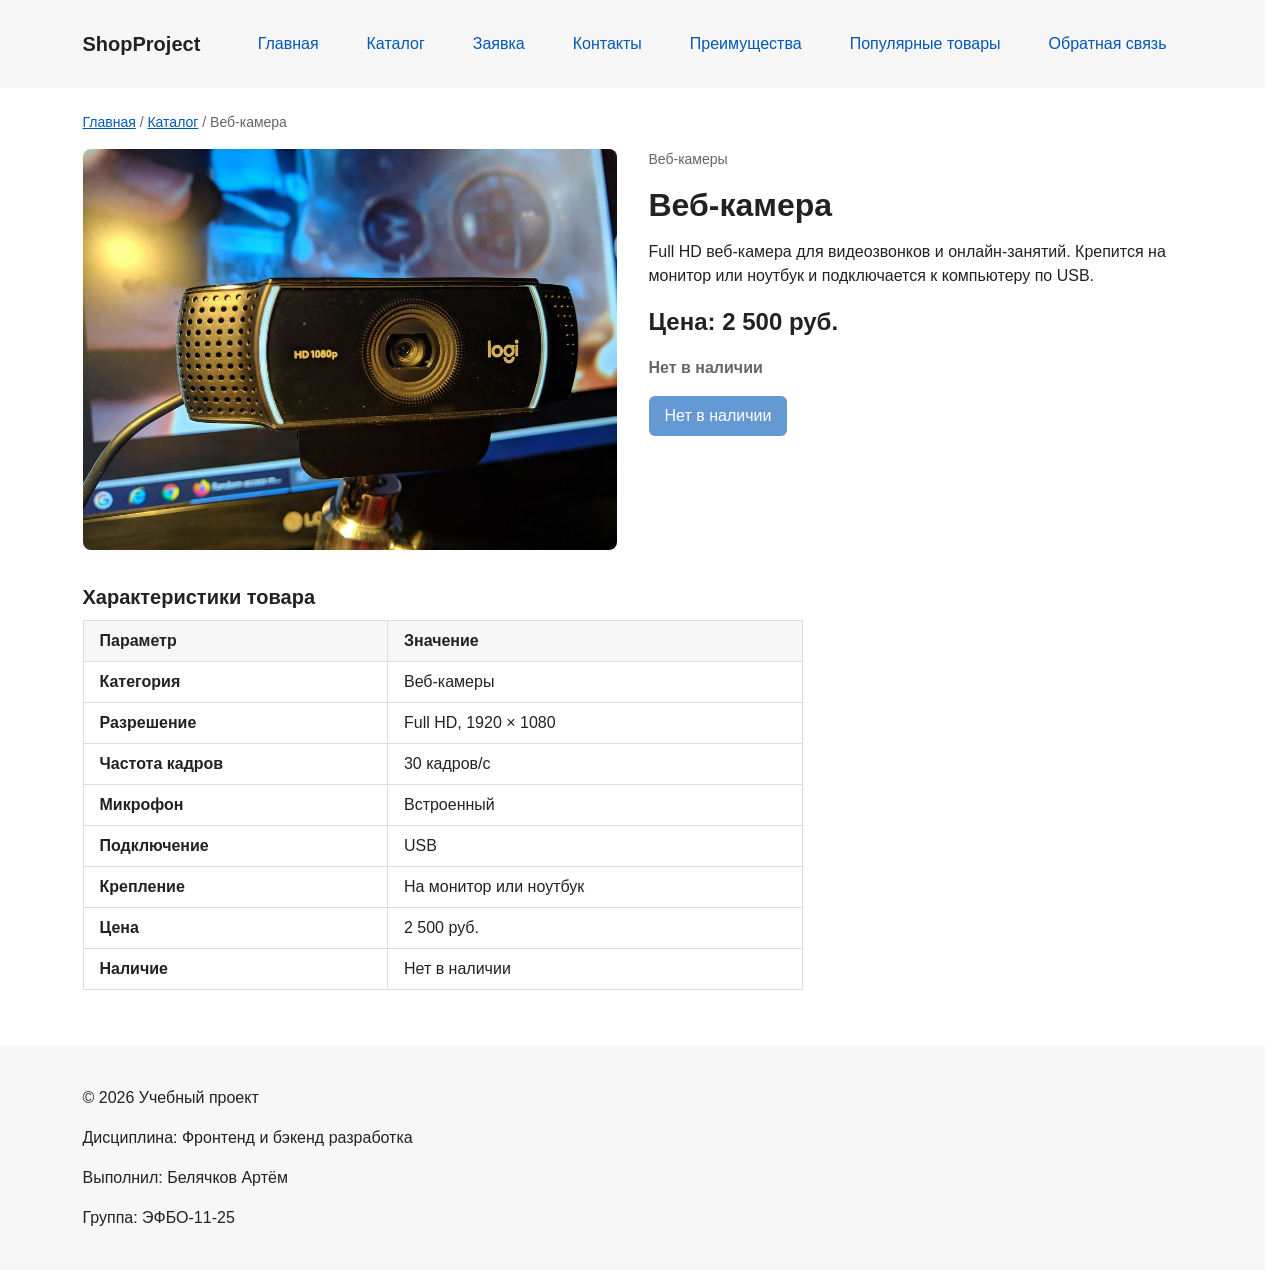
<file: product-webcam.html>
<!DOCTYPE html>
<html lang="ru">
<head>
  <meta charset="UTF-8">
  <meta name="viewport" content="width=device-width, initial-scale=1.0">
  <meta name="description" content="Веб-камера Full HD: фото, описание, характеристики и цена в учебном интернет-магазине ShopProject.">
  <title>Веб-камера - Учебный интернет-магазин</title>
  <link rel="stylesheet" href="css/style.css">
</head>
<body>
  <header class="site-header">
    <div class="site-header__inner">
      <a class="site-header__logo" href="index.html">ShopProject</a>

      <nav class="site-nav" aria-label="Основная навигация">
        <ul class="site-nav__list">
          <li class="site-nav__item"><a class="site-nav__link" href="index.html">Главная</a></li>
          <li class="site-nav__item"><a class="site-nav__link" href="catalog.html">Каталог</a></li>
          <li class="site-nav__item"><a class="site-nav__link" href="order.html">Заявка</a></li>
          <li class="site-nav__item"><a class="site-nav__link" href="contacts.html">Контакты</a></li>
          <li class="site-nav__item"><a class="site-nav__link" href="index.html#advantages">Преимущества</a></li>
          <li class="site-nav__item"><a class="site-nav__link" href="index.html#popular">Популярные товары</a></li>
          <li class="site-nav__item"><a class="site-nav__link" href="index.html#contacts">Обратная связь</a></li>
        </ul>
      </nav>
    </div>
  </header>

  <main>
    <nav class="breadcrumbs" aria-label="Хлебные крошки">
      <a class="breadcrumbs__link" href="index.html">Главная</a>
      <a class="breadcrumbs__link" href="catalog.html">Каталог</a>
      <span class="breadcrumbs__current" aria-current="page">Веб-камера</span>
    </nav>

    <article class="product-details">
      <img
        class="product-details__image"
        src="images/webcam.jpg"
        alt="Чёрная веб-камера Full HD, закреплённая на мониторе"
        width="1000"
        height="750"
      >

      <div class="product-details__info">
        <p class="product-details__category">Веб-камеры</p>
        <h1 class="product-details__title">Веб-камера</h1>
        <p class="product-details__description">
          Full HD веб-камера для видеозвонков и онлайн-занятий.
          Крепится на монитор или ноутбук
          и подключается к компьютеру по USB.
        </p>
        <p class="product-details__price">Цена: 2 500 руб.</p>
        <p class="product-details__stock product-details__stock--out">Нет в наличии</p>
        <button class="button button--primary" type="button" disabled>Нет в наличии</button>
      </div>

      <table class="product-table product-details__specs">
        <caption class="product-table__caption">Характеристики товара</caption>
        <thead>
          <tr>
            <th class="product-table__cell product-table__cell--head" scope="col">Параметр</th>
            <th class="product-table__cell product-table__cell--head" scope="col">Значение</th>
          </tr>
        </thead>
        <tbody>
          <tr>
            <th class="product-table__cell" scope="row">Категория</th>
            <td class="product-table__cell">Веб-камеры</td>
          </tr>
          <tr>
            <th class="product-table__cell" scope="row">Разрешение</th>
            <td class="product-table__cell">Full HD, 1920 × 1080</td>
          </tr>
          <tr>
            <th class="product-table__cell" scope="row">Частота кадров</th>
            <td class="product-table__cell">30 кадров/с</td>
          </tr>
          <tr>
            <th class="product-table__cell" scope="row">Микрофон</th>
            <td class="product-table__cell">Встроенный</td>
          </tr>
          <tr>
            <th class="product-table__cell" scope="row">Подключение</th>
            <td class="product-table__cell">USB</td>
          </tr>
          <tr>
            <th class="product-table__cell" scope="row">Крепление</th>
            <td class="product-table__cell">На монитор или ноутбук</td>
          </tr>
          <tr>
            <th class="product-table__cell" scope="row">Цена</th>
            <td class="product-table__cell">2 500 руб.</td>
          </tr>
          <tr>
            <th class="product-table__cell" scope="row">Наличие</th>
            <td class="product-table__cell">Нет в наличии</td>
          </tr>
        </tbody>
      </table>
    </article>
  </main>

  <footer class="site-footer" id="contacts">
    <div class="site-footer__inner">
      <p>&copy; 2026 Учебный проект</p>
      <p>Дисциплина: Фронтенд и бэкенд разработка</p>
      <p>Выполнил: Белячков Артём</p>
      <p>Группа: ЭФБО-11-25</p>
    </div>
  </footer>
</body>
</html>
</file>
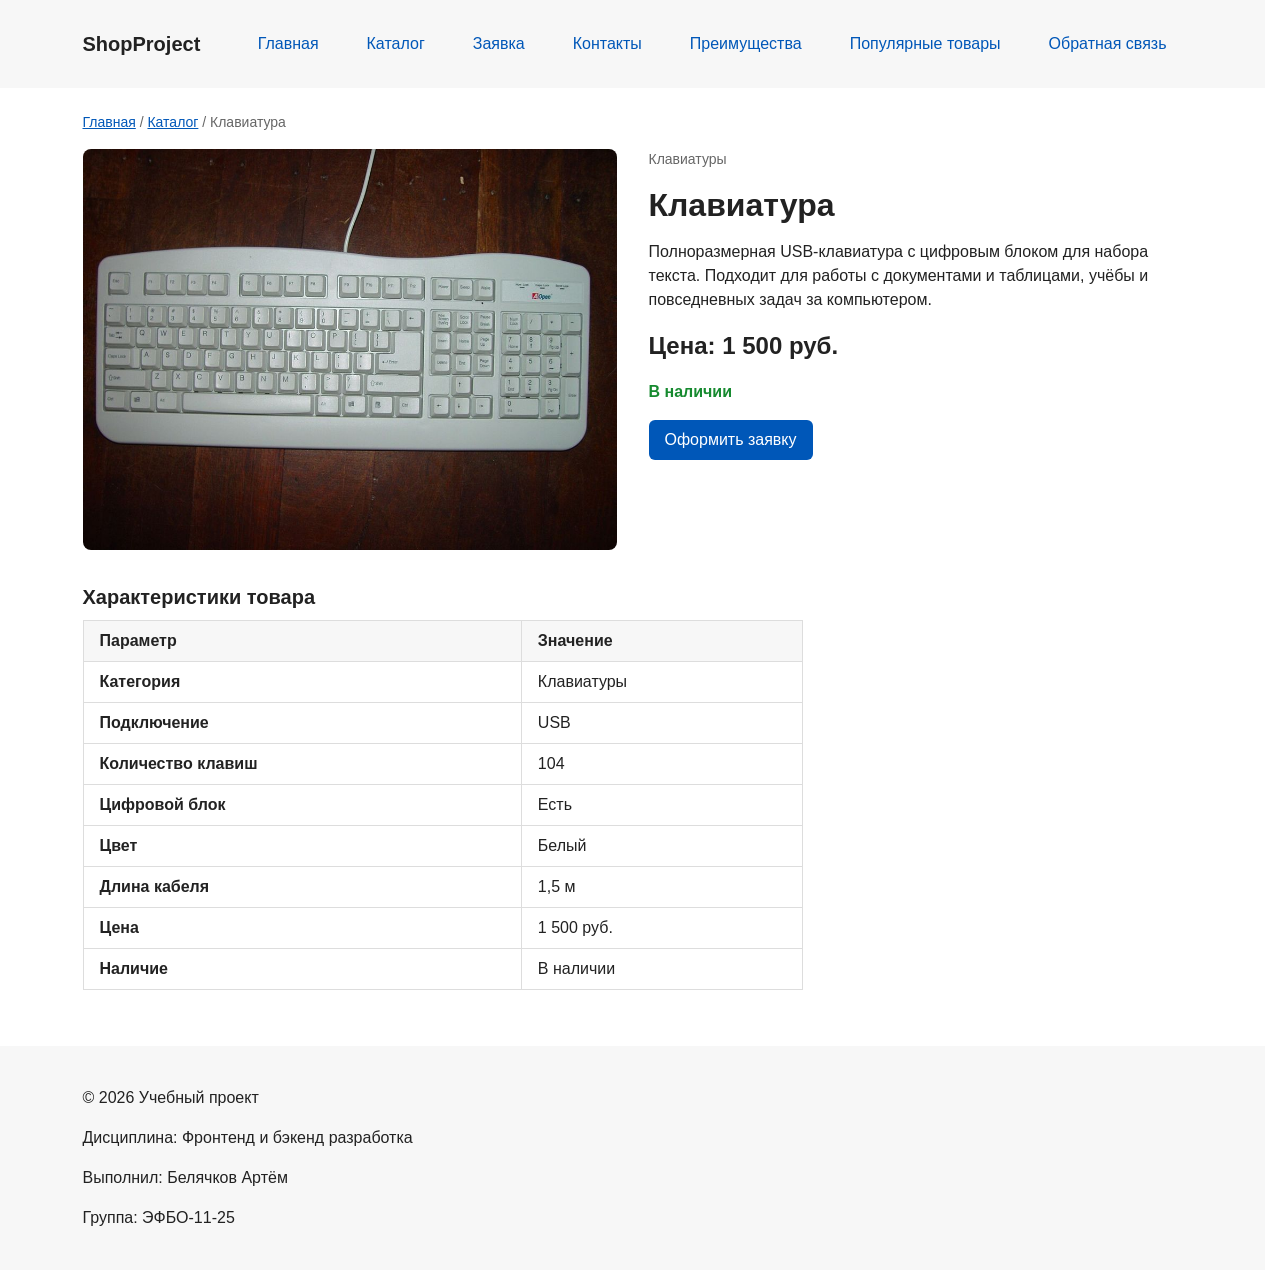
<file: product.html>
<!DOCTYPE html>
<html lang="ru">
<head>
  <meta charset="UTF-8">
  <meta name="viewport" content="width=device-width, initial-scale=1.0">
  <meta name="description" content="Клавиатура с цифровым блоком: фото, описание, характеристики и цена в учебном интернет-магазине ShopProject.">
  <title>Клавиатура - Учебный интернет-магазин</title>
  <link rel="stylesheet" href="css/style.css">
</head>
<body>
  <header class="site-header">
    <div class="site-header__inner">
      <a class="site-header__logo" href="index.html">ShopProject</a>

      <nav class="site-nav" aria-label="Основная навигация">
        <ul class="site-nav__list">
          <li class="site-nav__item"><a class="site-nav__link" href="index.html">Главная</a></li>
          <li class="site-nav__item"><a class="site-nav__link" href="catalog.html">Каталог</a></li>
          <li class="site-nav__item"><a class="site-nav__link" href="order.html">Заявка</a></li>
          <li class="site-nav__item"><a class="site-nav__link" href="contacts.html">Контакты</a></li>
          <li class="site-nav__item"><a class="site-nav__link" href="index.html#advantages">Преимущества</a></li>
          <li class="site-nav__item"><a class="site-nav__link" href="index.html#popular">Популярные товары</a></li>
          <li class="site-nav__item"><a class="site-nav__link" href="index.html#contacts">Обратная связь</a></li>
        </ul>
      </nav>
    </div>
  </header>

  <main>
    <nav class="breadcrumbs" aria-label="Хлебные крошки">
      <a class="breadcrumbs__link" href="index.html">Главная</a>
      <a class="breadcrumbs__link" href="catalog.html">Каталог</a>
      <span class="breadcrumbs__current" aria-current="page">Клавиатура</span>
    </nav>

    <article class="product-details">
      <img
        class="product-details__image"
        src="images/keyboard.jpg"
        alt="Белая полноразмерная клавиатура с цифровым блоком, вид сверху"
        width="1000"
        height="750"
      >

      <div class="product-details__info">
        <p class="product-details__category">Клавиатуры</p>
        <h1 class="product-details__title">Клавиатура</h1>
        <p class="product-details__description">
          Полноразмерная USB-клавиатура с цифровым блоком для набора текста.
          Подходит для работы с документами и таблицами, учёбы
          и повседневных задач за компьютером.
        </p>
        <p class="product-details__price">Цена: 1 500 руб.</p>
        <p class="product-details__stock">В наличии</p>
        <a class="button button--primary" href="order.html">Оформить заявку</a>
      </div>

      <table class="product-table product-details__specs">
        <caption class="product-table__caption">Характеристики товара</caption>
        <thead>
          <tr>
            <th class="product-table__cell product-table__cell--head" scope="col">Параметр</th>
            <th class="product-table__cell product-table__cell--head" scope="col">Значение</th>
          </tr>
        </thead>
        <tbody>
          <tr>
            <th class="product-table__cell" scope="row">Категория</th>
            <td class="product-table__cell">Клавиатуры</td>
          </tr>
          <tr>
            <th class="product-table__cell" scope="row">Подключение</th>
            <td class="product-table__cell">USB</td>
          </tr>
          <tr>
            <th class="product-table__cell" scope="row">Количество клавиш</th>
            <td class="product-table__cell">104</td>
          </tr>
          <tr>
            <th class="product-table__cell" scope="row">Цифровой блок</th>
            <td class="product-table__cell">Есть</td>
          </tr>
          <tr>
            <th class="product-table__cell" scope="row">Цвет</th>
            <td class="product-table__cell">Белый</td>
          </tr>
          <tr>
            <th class="product-table__cell" scope="row">Длина кабеля</th>
            <td class="product-table__cell">1,5 м</td>
          </tr>
          <tr>
            <th class="product-table__cell" scope="row">Цена</th>
            <td class="product-table__cell">1 500 руб.</td>
          </tr>
          <tr>
            <th class="product-table__cell" scope="row">Наличие</th>
            <td class="product-table__cell">В наличии</td>
          </tr>
        </tbody>
      </table>
    </article>
  </main>

  <footer class="site-footer" id="contacts">
    <div class="site-footer__inner">
      <p>&copy; 2026 Учебный проект</p>
      <p>Дисциплина: Фронтенд и бэкенд разработка</p>
      <p>Выполнил: Белячков Артём</p>
      <p>Группа: ЭФБО-11-25</p>
    </div>
  </footer>
</body>
</html>
</file>
<file: css/style.css>
/* ===============================
   1. Переменные проекта
   =============================== */

:root {
  /* Основные цвета проекта */
  --color-bg: #ffffff;
  --color-text: #222222;
  --color-muted: #666666;
  --color-primary: #0057b8;
  --color-primary-dark: #003f86;
  --color-border: #dddddd;
  --color-surface: #f7f7f7;
  --color-surface-accent: #eef5ff;
  --color-danger: #b00020;
  --color-success: #168a2f;
  --color-success-bg: #eefaf0;
  --color-white: #ffffff;

  /* Отступы */
  --space-xs: 4px;
  --space-sm: 8px;
  --space-md: 16px;
  --space-lg: 24px;
  --space-xl: 32px;

  /* Скругления */
  --radius-sm: 6px;
  --radius-md: 8px;
  --radius-lg: 12px;

  /* Размеры */
  --container-width: 1100px;
}

/* ===============================
   2. Базовые стили
   =============================== */

/* Ширина элемента включает содержимое, внутренние отступы и рамку. */
* {
  box-sizing: border-box;
}

/*
  Место под полосу прокрутки зарезервировано всегда, поэтому страница
  не сдвигается, когда модальное окно отключает прокрутку.
*/
html {
  scrollbar-gutter: stable;
  scroll-behavior: smooth;
}

:target {
  outline: 2px dashed var(--color-primary);
  outline-offset: 4px;
}

/* Минимальный сброс отступов и наследуемые стили текста. */
body {
  margin: 0;
  font-family: Arial, sans-serif;
  line-height: 1.5;
  color: var(--color-text);
  background-color: var(--color-bg);
}

/* Отступы отделяют содержимое от краёв окна браузера. */
main {
  padding: var(--space-lg);
}

/* ===============================
   3. Общие элементы интерфейса
   =============================== */

a {
  color: var(--color-primary);
}

a:hover {
  color: var(--color-primary-dark);
}

/* Видимый фокус помогает перемещаться по странице клавишей Tab. */
a:focus-visible,
button:focus-visible,
input:focus-visible,
select:focus-visible,
textarea:focus-visible,
summary:focus-visible {
  outline: 2px solid var(--color-primary);
  outline-offset: 3px;
}

/*
  Кнопка - самостоятельный БЭМ-блок для ссылок-кнопок и настоящих кнопок.
  Базовый класс задаёт форму, вариант оформления - модификатор.
*/
.button {
  display: inline-block;
  padding: var(--space-sm) var(--space-md);
  text-decoration: none;
  border: none;
  border-radius: var(--radius-sm);
  font: inherit;
  cursor: pointer;
}

/* Модификатор: основная кнопка. */
.button--primary {
  color: var(--color-white);
  background-color: var(--color-primary);
}

/*
  color повторяется специально: у ссылки-кнопки правило a:hover
  сильнее, чем .button--primary, и без этого текст сливается с фоном.
*/
.button--primary:hover {
  color: var(--color-white);
  background-color: var(--color-primary-dark);
}

/* Модификатор: второстепенная кнопка с рамкой. */
.button--secondary {
  color: var(--color-primary);
  background-color: transparent;
  border: 1px solid var(--color-primary);
}

.button--secondary:hover {
  color: var(--color-white);
  background-color: var(--color-primary);
}

/* Момент нажатия: кнопка немного уменьшается. */
.button:active {
  transform: scale(0.96);
}

/* Отключённая кнопка приглушена и не реагирует на наведение и нажатие. */
.button:disabled {
  opacity: 0.6;
  cursor: not-allowed;
  transform: none;
}

.button--primary:disabled {
  background-color: var(--color-primary);
}

/* ===============================
   4. Компоненты страницы
   =============================== */

/*
  Классы названы по БЭМ: блок (.product-card),
  элемент блока (.product-card__title), модификатор (.product-card--out-of-stock).
  Стили задаются через классы, а не через вложенные теги.
  id остаются только для якорных ссылок и JavaScript.
*/

/* Шапка и подвал: фон на всю ширину окна и отступы от его краёв. */
.site-header,
.site-footer {
  padding: var(--space-lg);
  background-color: var(--color-surface);
}

/* Общая ширина и центрирование содержимого шапки и подвала. */
.site-header__inner,
.site-footer__inner {
  max-width: var(--container-width);
  margin: 0 auto;
}

/* Flexbox размещает логотип и меню в строку с переносом при нехватке места. */
.site-header__inner {
  display: flex;
  align-items: center;
  justify-content: space-between;
  flex-wrap: wrap;
  gap: var(--space-md);
}

/*
  На широком экране шапка с меню закреплена у верхнего края окна.
  sticky оставляет шапку в потоке, поэтому контент под ней не прячется.
  Уже 1200px меню переносится на несколько строк и заняло бы до трети
  экрана, поэтому там шапка прокручивается вместе со страницей.
  z-index поднимает шапку над карточками и кнопкой «Наверх».
  У шапки нет id="top": ссылка #top без такого элемента по стандарту HTML
  прокручивает в начало страницы, а к закреплённой шапке браузер не прокрутил бы.
*/
@media (min-width: 1200px) {
  .site-header {
    position: sticky;
    top: 0;
    z-index: 20;
  }

  /* Якорная ссылка останавливает раздел под шапкой высотой 88px, а не за ней. */
  html {
    scroll-padding-top: 104px;
  }
}

.site-header__logo {
  font-size: 20px;
  font-weight: bold;
  text-decoration: none;
  color: var(--color-text);
}

.site-nav__list {
  display: flex;
  flex-wrap: wrap;
  justify-content: center;
  align-items: center;
  gap: var(--space-md);
  padding: 0;
  margin: 0;
  list-style: none;
}

.site-nav__link {
  display: inline-block;
  padding: var(--space-sm) var(--space-md);
  color: var(--color-primary);
  text-decoration: none;
  border-radius: var(--radius-sm);
}

.site-nav__link:hover {
  color: var(--color-white);
  background-color: var(--color-primary);
}

/* Модификатор: пункт меню текущей страницы. */
.site-nav__link--active {
  color: var(--color-white);
  background-color: var(--color-primary);
}

.breadcrumbs {
  max-width: var(--container-width);
  margin: 0 auto var(--space-md);
  font-size: 14px;
  color: var(--color-muted);
}

.breadcrumbs__link {
  color: var(--color-primary);
}

.breadcrumbs__current::before {
  content: " / ";
  color: var(--color-muted);
}

/*
  Разделитель перед второй ссылкой: Главная / Каталог / Товар.
  inline-block не даёт подчёркиванию ссылки перейти на разделитель.
*/
.breadcrumbs__link + .breadcrumbs__link::before {
  content: "/ ";
  display: inline-block;
  white-space: pre;
  color: var(--color-muted);
}

/* Первый экран выделяется светлым фоном и внутренними отступами. */
.hero {
  max-width: var(--container-width);
  margin: 0 auto var(--space-xl);
  padding: var(--space-xl) var(--space-lg);
  background-color: var(--color-surface-accent);
  border-radius: var(--radius-lg);
}

.hero__title {
  margin-top: 0;
  font-size: 32px;
  line-height: 1.2;
}

.section {
  max-width: var(--container-width);
  margin: 0 auto var(--space-xl);
}

.section__title,
.catalog-filters__title,
.catalog-layout__title,
.aside-info__title {
  margin-top: 0;
}

.advantages-list {
  padding-left: var(--space-lg);
}

.advantages-list__item {
  margin-bottom: var(--space-sm);
}

/* CSS Grid распределяет карточки по колонкам с учётом ширины контейнера. */
.products-grid {
  display: grid;
  grid-template-columns: repeat(auto-fit, minmax(min(100%, 240px), 1fr));
  gap: var(--space-lg);
}

/* Именованные области размещают фильтры слева, товары справа. */
.catalog-layout {
  max-width: var(--container-width);
  margin: 0 auto var(--space-xl);
  display: grid;
  grid-template-columns: 260px 1fr;
  grid-template-areas: "filters products";
  gap: var(--space-lg);
}

/*
  Элементы макета занимают свои области сетки. Фильтры - отдельный блок
  catalog-filters, а место в сетке ему даёт элемент catalog-layout__filters.
*/
.catalog-layout__filters {
  grid-area: filters;
}

.catalog-layout__products {
  grid-area: products;
}

.catalog-filters {
  padding: var(--space-md);
  border: 1px solid var(--color-border);
  border-radius: var(--radius-md);
  background-color: var(--color-surface);
}

.filters-form {
  display: grid;
  gap: var(--space-md);
}

.filters-form__group {
  margin: 0;
  padding: var(--space-md);
  border: 1px solid var(--color-border);
  border-radius: var(--radius-sm);
}

.filters-form__legend {
  font-weight: 700;
}

.filters-form__label {
  display: block;
  margin-bottom: var(--space-sm);
}

.filters-form__input {
  width: 100%;
  padding: 8px 10px;
  border: 1px solid var(--color-border);
  border-radius: var(--radius-sm);
  font: inherit;
}

/*
  position: relative оставляет карточку на месте, но делает её
  точкой отсчёта для бейджа с position: absolute.
*/
.product-card {
  position: relative;
  display: flex;
  flex-direction: column;
  gap: var(--space-sm);
  padding: var(--space-md);
  border: 1px solid var(--color-border);
  border-radius: var(--radius-md);
  background-color: var(--color-bg);
}

.product-card:hover {
  border-color: var(--color-primary);
}

/*
  Бейдж убран из обычного потока и посажен на верхнюю рамку карточки справа.
  top и right отсчитываются от карточки, потому что у неё position: relative.
  Отрицательный top выводит бейдж за край карточки, поэтому он не
  наезжает на заголовок даже на узком экране.
*/
.product-card__badge {
  position: absolute;
  top: calc(var(--space-sm) * -1);
  right: var(--space-md);
  padding: var(--space-xs) var(--space-sm);
  color: var(--color-white);
  background-color: var(--color-muted);
  border-radius: var(--radius-sm);
  font-size: 14px;
  font-weight: bold;
  line-height: 1;
}

/* Модификатор блока: карточка товара без наличия выделена серым фоном. */
.product-card--out-of-stock {
  background-color: var(--color-surface);
}

/*
  Модификаторы блока меняют его элементы: один класс на карточке
  задаёт и цвет бейджа, и вид цены.
*/
.product-card--new .product-card__badge {
  background-color: var(--color-primary);
}

.product-card--discount .product-card__badge {
  background-color: var(--color-danger);
}

.product-card--discount .product-card__price {
  color: var(--color-danger);
}

/* Старая цена товара со скидкой: <s> зачёркивает её по смыслу, а не только визуально. */
.product-card__old-price {
  margin-left: var(--space-xs);
  font-weight: normal;
  color: var(--color-muted);
}

.product-card__title,
.product-card__description {
  margin: 0;
}

.product-card__price {
  margin-top: auto;
  margin-bottom: 0;
  font-weight: bold;
}

.product-card__button {
  align-self: flex-start;
}

/*
  Фото товара в карточке каталога. В HTML стоит уменьшенная копия 480×360,
  а aspect-ratio и object-fit держат у всех карточек одинаковую пропорцию 4:3.
*/
.product-card__image {
  display: block;
  width: 100%;
  height: auto;
  aspect-ratio: 4 / 3;
  object-fit: cover;
  border-radius: var(--radius-sm);
}

.product-card__category {
  margin: 0;
  font-size: 14px;
  color: var(--color-muted);
}

/* Название товара ведёт на страницу товара. */
.product-card__link {
  color: inherit;
  text-decoration: none;
}

.product-card__link:hover {
  color: var(--color-primary);
  text-decoration: underline;
}

/*
  Страница товара: фото и описание в две колонки, таблица под ними.
  auto-fit сам ставит описание под фото, когда двум колонкам не хватает места.
*/
.product-details {
  max-width: var(--container-width);
  margin: 0 auto var(--space-xl);
  display: grid;
  grid-template-columns: repeat(auto-fit, minmax(min(100%, 400px), 1fr));
  gap: var(--space-xl);
  align-items: start;
}

/* width и height в HTML резервируют место под фото до его загрузки. */
.product-details__image {
  display: block;
  width: 100%;
  height: auto;
  border-radius: var(--radius-md);
}

.product-details__info {
  display: flex;
  flex-direction: column;
  align-items: flex-start;
  gap: var(--space-md);
}

.product-details__category,
.product-details__title,
.product-details__description,
.product-details__price,
.product-details__stock {
  margin: 0;
}

.product-details__category {
  font-size: 14px;
  color: var(--color-muted);
}

.product-details__title {
  font-size: 32px;
  line-height: 1.2;
}

.product-details__price {
  font-size: 24px;
  font-weight: bold;
}

.product-details__stock {
  color: var(--color-success);
  font-weight: bold;
}

/* Модификатор: товара нет в наличии. */
.product-details__stock--out {
  color: var(--color-muted);
}

/* Старая цена товара со скидкой. */
.product-details__old-price {
  margin-left: var(--space-sm);
  font-size: 18px;
  font-weight: normal;
  color: var(--color-muted);
}

/* Таблица характеристик занимает всю ширину под фото и описанием. */
.product-details__specs {
  grid-column: 1 / -1;
}

.product-table {
  width: 100%;
  max-width: 720px;
  border-collapse: collapse;
}

.product-table__caption {
  margin-bottom: var(--space-sm);
  font-size: 20px;
  font-weight: bold;
  text-align: left;
}

.product-table__cell {
  padding: var(--space-sm) var(--space-md);
  border: 1px solid var(--color-border);
  text-align: left;
}

/* Модификатор: ячейка в строке заголовков таблицы. */
.product-table__cell--head {
  background-color: var(--color-surface);
}

/*
  Частые вопросы: details и summary раскрывают ответ без JavaScript,
  с клавиатуры (Tab, Enter, пробел) и с правильной ролью для скринридера.
*/
.faq {
  display: grid;
  gap: var(--space-sm);
  max-width: 720px;
}

.faq__item {
  border: 1px solid var(--color-border);
  border-radius: var(--radius-md);
  background-color: var(--color-bg);
}

/* Атрибут open появляется у раскрытого вопроса. */
.faq__item[open] {
  border-color: var(--color-primary);
}

/* Скругление нужно, чтобы рамка фокуса повторяла форму вопроса. */
.faq__question {
  padding: var(--space-md);
  border-radius: var(--radius-md);
  font-weight: bold;
  cursor: pointer;
}

.faq__question:hover {
  color: var(--color-primary);
}

.faq__answer {
  margin: 0;
  padding: 0 var(--space-md) var(--space-md);
}

/* Вспомогательная информация выделена фоном и левой рамкой. */
.aside-info {
  max-width: var(--container-width);
  margin: 0 auto var(--space-xl);
  padding: var(--space-md);
  border-left: 4px solid var(--color-primary);
  background-color: var(--color-surface);
}

/*
  Кнопка «Наверх» закреплена относительно окна браузера:
  при прокрутке она остаётся в правом нижнем углу экрана.
  z-index поднимает её над карточками, у которых есть position.
*/
.to-top {
  position: fixed;
  right: var(--space-lg);
  bottom: var(--space-lg);
  z-index: 10;
}

/* ===============================
   5. Форма и модальное окно
   =============================== */

/*
  Модальное окно.
  Элемент dialog сам умеет открываться поверх страницы.
*/
.order-dialog {
  width: min(100% - 32px, 560px);
  padding: var(--space-lg);
  border: none;
  border-radius: var(--radius-lg);
}

/* Затемнение фона за модальным окном. */
.order-dialog::backdrop {
  background-color: rgba(0, 0, 0, 0.5);
}

.order-dialog__title {
  margin-top: 0;
}

/*
  Пока модальное окно открыто (у dialog есть атрибут open),
  страница под ним не прокручивается.
*/
body:has(.order-dialog[open]) {
  overflow: hidden;
}

/* На странице заявки форма не растягивается на всю ширину контейнера. */
.order-form {
  max-width: 560px;
}

/* Каждое поле формы получает нижний отступ. */
.order-form__field {
  margin-bottom: var(--space-md);
}

.order-form__label {
  display: block;
  margin-bottom: var(--space-xs);
}

.order-form__input,
.order-form__select,
.order-form__textarea {
  width: 100%;
  padding: 10px 12px;
  border: 1px solid var(--color-border);
  border-radius: var(--radius-sm);
  font: inherit;
}

/*
  Звёздочка у обязательных полей. Скринридер её не читает (aria-hidden):
  обязательность поля он узнаёт из атрибута required.
*/
.order-form__required {
  color: var(--color-danger);
}

.order-form__note {
  margin: 0 0 var(--space-md);
  color: var(--color-muted);
}

/* Текст ошибки под полем. Пока ошибки нет, пустой блок не занимает места. */
.order-form__error {
  display: block;
  margin-top: var(--space-xs);
  font-size: 14px;
  color: var(--color-danger);
}

.order-form__error:empty {
  display: none;
}

/* Подсказка под полем телефона. */
.order-form__hint {
  display: block;
  margin-top: var(--space-xs);
  color: var(--color-muted);
}

.order-form__input:hover,
.order-form__select:hover,
.order-form__textarea:hover {
  border-color: var(--color-primary);
}

/* Поле в фокусе (после щелчка мышью или клавиши Tab) выделяется фоном. */
.order-form__input:focus,
.order-form__select:focus,
.order-form__textarea:focus {
  background-color: var(--color-surface-accent);
}

/*
  Подсветка ошибочных полей. Атрибут aria-invalid добавляет JavaScript.
  Селектор такой же силы, как у :hover, и стоит после него,
  поэтому красная рамка не перебивается обычной и синей.
*/
.order-form__input[aria-invalid="true"],
.order-form__select[aria-invalid="true"],
.order-form__textarea[aria-invalid="true"] {
  border-color: var(--color-danger);
}

/* Кнопки формы. */
.order-form__actions {
  display: flex;
  gap: var(--space-md);
  margin-top: var(--space-lg);
}

/* Сообщение об успешной отправке. */
.success-message {
  max-width: var(--container-width);
  margin: var(--space-lg) auto;
  padding: var(--space-md);
  border-left: 4px solid var(--color-success);
  background-color: var(--color-success-bg);
}
</file>
